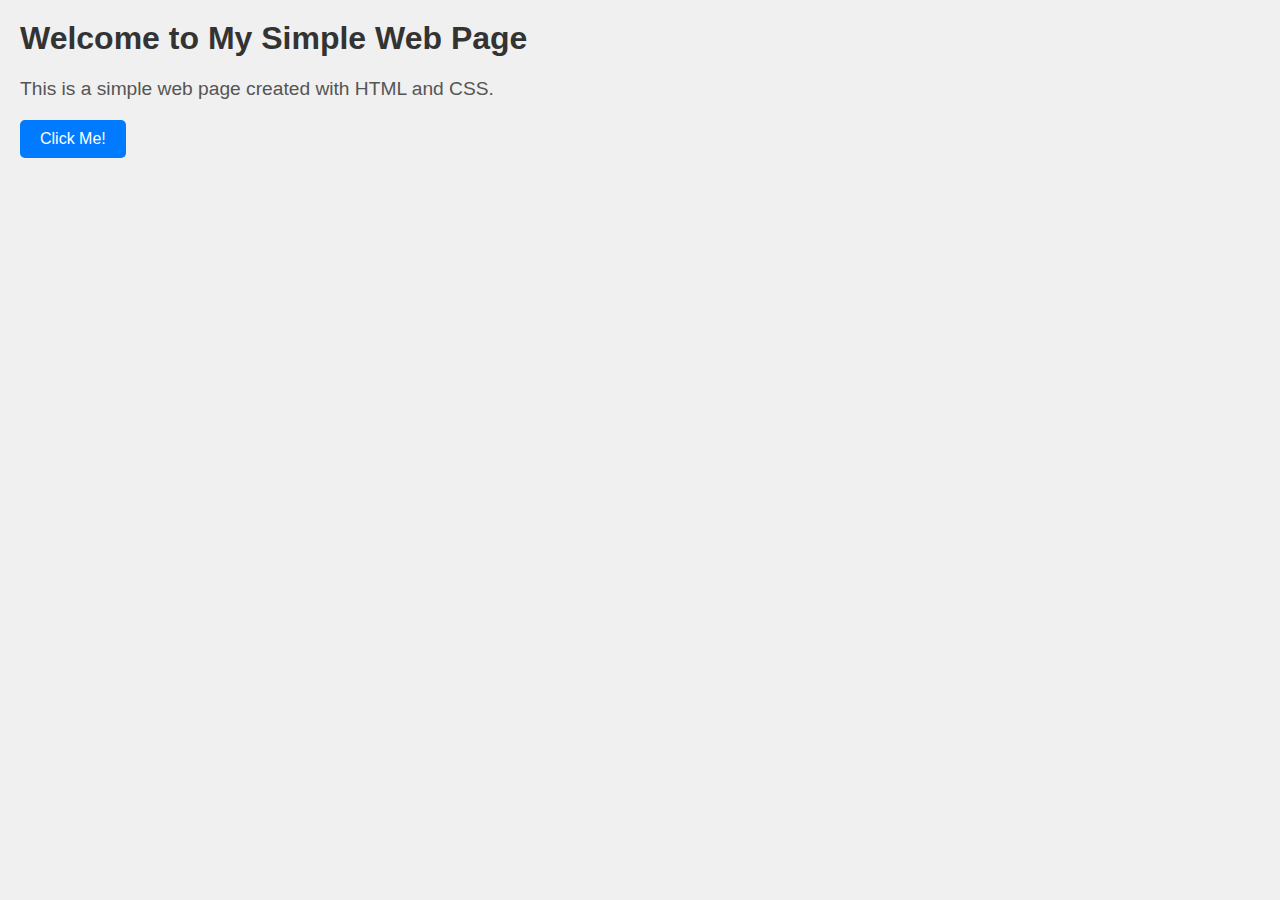
<file: 1.html>
</html>
<html lang="en">
<head>
    <meta charset="UTF-8">
    <meta name="viewport" content="width=device-width, initial-scale=1.0">
    <title>My Simple Web Page</title>
    <style>
        body {
            font-family: Arial, sans-serif;
            background-color: #f0f0f0;
            margin: 0;
            padding: 20px;
        }
        h1 {
            color: #333;
        }
        p {
            font-size: 1.2em;
            color: #555;
        }
        button {
            padding: 10px 20px;
            font-size: 16px;
            background-color: #007BFF;
            color: white;
            border: none;
            border-radius: 5px;
            cursor: pointer;
        }
        button:hover {
            background-color: #0056b3;
        }
    </style>
</head>
<body>
    <h1>Welcome to My Simple Web Page</h1>
    <p id="text">This is a simple web page created with HTML and CSS.</p>
    <button onclick="changeText()">Click Me!</button>

    <script>
        function changeText() {
            document.getElementById("text").innerText = "Thanks for clicking the button!";
        }
    </script>
</body>
</html>
</file>
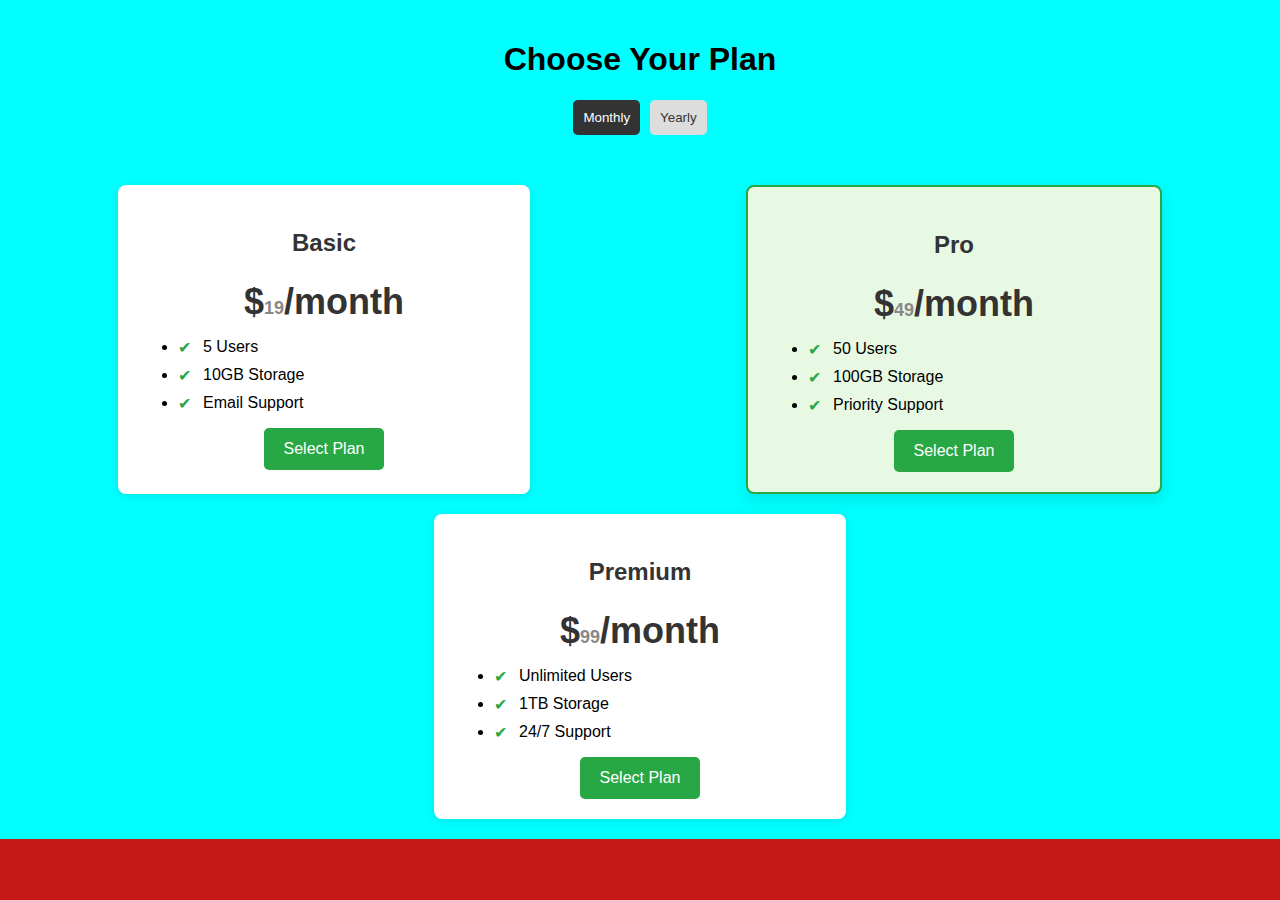
<file: day2/11.html>
<!DOCTYPE html>
<html lang="en">
<head>
  <meta charset="UTF-8">
  <meta name="viewport" content="width=device-width, initial-scale=1.0">
  <title>Interactive Pricing Table</title>
  <style>
    
    body {
      font-family: Arial, sans-serif;
      margin: 0;
      padding: 0;
      background-color: #c71818;
    }
    .container {
      display: flex;
      justify-content: center;
      padding: 20px;
      flex-wrap: wrap;
      background-color: aqua;
    }
    .pricing-header {
      text-align: center;
      margin-bottom: 30px;
    }
    .pricing-header h1 {
      font-size: 32px;
    }
    .toggle-container {
      display: flex;
      justify-content: center;
      margin-bottom: 20px;
    }
    .toggle-button {
      padding: 10px;
      background-color: #ddd;
      color: #333;
      border: none;
      cursor: pointer;
      border-radius: 5px;
      margin: 0 5px;
    }
    .toggle-button.active {
      background-color: #333;
      color: white;
    }
    .pricing-table {
      display: flex;
      justify-content: space-around;
      gap: 20px;
      flex-wrap: wrap;
      width: 100%;
    }

    .pricing-card {
      background-color: white;
      border-radius: 8px;
      box-shadow: 0 2px 10px rgba(0, 0, 0, 0.1);
      padding: 20px;
      width: 30%;
      text-align: center;
      transition: transform 0.3s ease, box-shadow 0.3s ease;
      position: relative;
      overflow: hidden;
    }

    .pricing-card:hover {
      transform: translateY(-5px);
      box-shadow: 0 6px 15px rgba(0, 0, 0, 0.2);
    }
    .pricing-card.pro {
      border: 2px solid #28a745;
      box-shadow: 0 6px 15px rgba(0, 0, 0, 0.1);
      background-color: #e8f9e3;
    }
    .pricing-card h3 {
      font-size: 24px;
      color: #333;
    }

    .pricing-card .price {
      font-size: 36px;
      font-weight: bold;
      margin: 15px 0;
      color: #333;
    }

    .pricing-card .price span {
      font-size: 18px;
      color: #888;
    }
    .features {
      text-align: left;
      margin-top: 15px;
    }
    .features li {
      margin: 10px 0;
      position: relative;
      padding-left: 25px;
    }
    .features li:before {
      content: '✔';
      color: #28a745;
      position: absolute;
      left: 0;
    }
    .features li:hover .tooltip {
      visibility: visible;
      opacity: 1;
    }
    .tooltip {
      visibility: hidden;
      opacity: 0;
      position: absolute;
      left: 120%;
      top: 0;
      background-color: #333;
      color: white;
      padding: 5px;
      border-radius: 5px;
      transition: opacity 0.3s ease;
      font-size: 14px;
      white-space: nowrap;
    }
    @media screen and (max-width: 1024px) {
      .pricing-card {
        width: 45%;
      }
    }

    @media screen and (max-width: 768px) {
      .pricing-card {
        width: 90%;
      }
      .pricing-table {
        flex-direction: column;
        align-items: center;
      }
    }
    .pricing-card button {
      background-color: #28a745;
      color: white;
      border: none;
      padding: 12px 20px;
      font-size: 16px;
      cursor: pointer;
      border-radius: 5px;
      transition: background-color 0.3s ease;
    }
    .pricing-card button:hover {
      background-color: #218838;
    }
    .pricing-card button:focus {
      outline: none;
      box-shadow: 0 0 5px #28a745;
    }
  </style>
</head>
<body>

  <div class="container">
    <div class="pricing-header">
      <h1>Choose Your Plan</h1>
      <div class="toggle-container">
        <button class="toggle-button active" id="monthly-toggle">Monthly</button>
        <button class="toggle-button" id="yearly-toggle">Yearly</button>
      </div>
    </div>

    <div class="pricing-table">
     
      <div class="pricing-card" id="basic-plan">
        <h3>Basic</h3>
        <div class="price" id="basic-price">
          $<span class="monthly-price">19</span><span class="yearly-price">190</span>/month
        </div>
        <ul class="features">
          <li>5 Users <span class="tooltip">Basic plan supports up to 5 users</span></li>
          <li>10GB Storage <span class="tooltip">10GB of cloud storage</span></li>
          <li>Email Support <span class="tooltip">Get email support</span></li>
        </ul>
        <button>Select Plan</button>
      </div>

      <div class="pricing-card pro" id="pro-plan">
        <h3>Pro</h3>
        <div class="price" id="pro-price">
          $<span class="monthly-price">49</span><span class="yearly-price">490</span>/month
        </div>
        <ul class="features">
          <li>50 Users <span class="tooltip">Pro plan supports up to 50 users</span></li>
          <li>100GB Storage <span class="tooltip">100GB of cloud storage</span></li>
          <li>Priority Support <span class="tooltip">Get priority support</span></li>
        </ul>
        <button>Select Plan</button>
      </div>

     
      <div class="pricing-card" id="premium-plan">
        <h3>Premium</h3>
        <div class="price" id="premium-price">
          $<span class="monthly-price">99</span><span class="yearly-price">990</span>/month
        </div>
        <ul class="features">
          <li>Unlimited Users <span class="tooltip">Premium plan supports unlimited users</span></li>
          <li>1TB Storage <span class="tooltip">1TB of cloud storage</span></li>
          <li>24/7 Support <span class="tooltip">Get 24/7 customer support</span></li>
        </ul>
        <button>Select Plan</button>
      </div>
    </div>
  </div>

  <script>
    const monthlyToggle = document.getElementById('monthly-toggle');
    const yearlyToggle = document.getElementById('yearly-toggle');

    const basicPrice = document.getElementById('basic-price');
    const proPrice = document.getElementById('pro-price');
    const premiumPrice = document.getElementById('premium-price');

    monthlyToggle.addEventListener('click', () => {
      monthlyToggle.classList.add('active');
      yearlyToggle.classList.remove('active');
      basicPrice.querySelector('.monthly-price').style.display = 'inline';
      basicPrice.querySelector('.yearly-price').style.display = 'none';
      proPrice.querySelector('.monthly-price').style.display = 'inline';
      proPrice.querySelector('.yearly-price').style.display = 'none';
      premiumPrice.querySelector('.monthly-price').style.display = 'inline';
      premiumPrice.querySelector('.yearly-price').style.display = 'none';
    });

    yearlyToggle.addEventListener('click', () => {
      yearlyToggle.classList.add('active');
      monthlyToggle.classList.remove('active');
      basicPrice.querySelector('.monthly-price').style.display = 'none';
      basicPrice.querySelector('.yearly-price').style.display = 'inline';
      proPrice.querySelector('.monthly-price').style.display = 'none';
      proPrice.querySelector('.yearly-price').style.display = 'inline';
      premiumPrice.querySelector('.monthly-price').style.display = 'none';
      premiumPrice.querySelector('.yearly-price').style.display = 'inline';
    });

   
    monthlyToggle.click();
  </script>

</body>
</html>
</file>
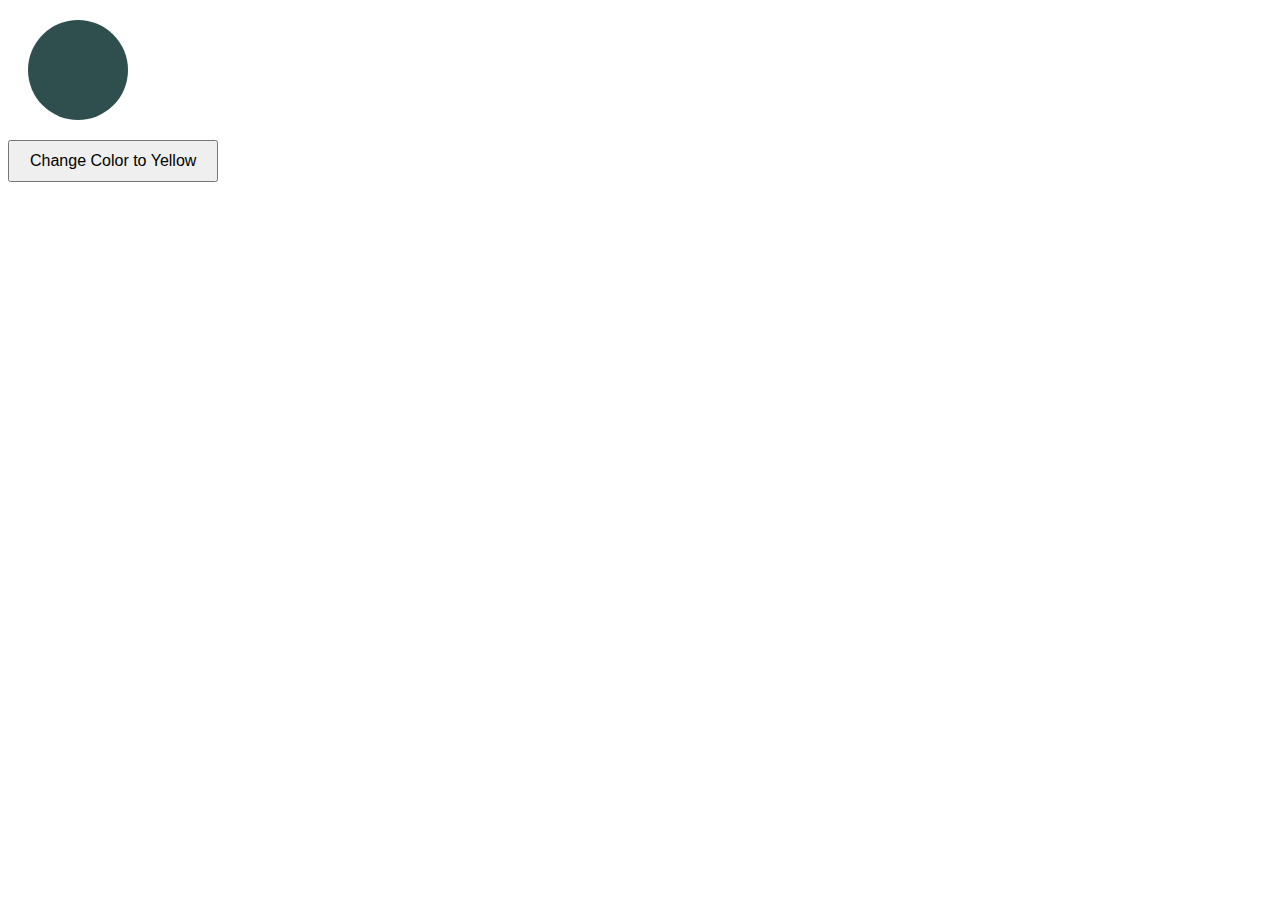
<file: day4/2.html>
<html>
<html lang="en">
<head>
    <meta charset="UTF-8">
    <meta name="viewport" content="width=device-width, initial-scale=1.0">
    <title>Change Circle Color</title>
    <style>
        #circle {
            width: 100px;
            height: 100px;
            border-radius: 50%;
            background-color: darkslategray;
            margin: 20px;
        }
        #changeColorButton {
            padding: 10px 20px;
            font-size: 16px;
            cursor: pointer;
        }
    </style>
</head>
<body>
    <div id="circle"></div>
    <button id="changeColorButton">Change Color to Yellow</button>

    <script>
        const circle = document.getElementById("circle");
        const button = document.getElementById("changeColorButton");
        button.addEventListener("click", function() {
            circle.style.backgroundColor = "yellow";  
        });
    </script>

</body>
</html>
</file>
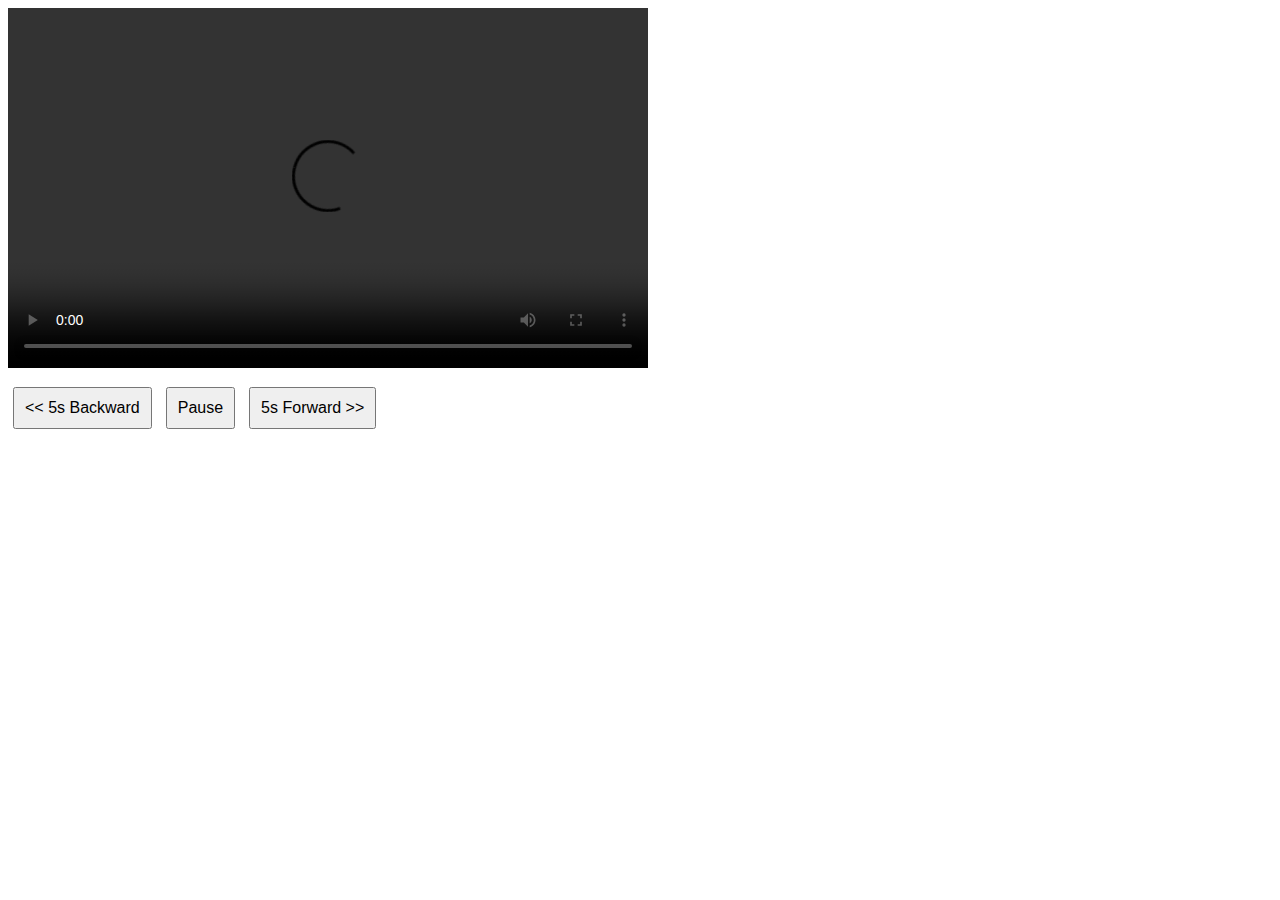
<file: day4/3.html>
<!DOCTYPE html>
<html lang="en">
<head>
    <meta charset="UTF-8">
    <meta name="viewport" content="width=device-width, initial-scale=1.0">
    <title>Video Player</title>
    <style>
        #videoPlayer {
            width: 640px;
            height: 360px;
            margin-bottom: 10px;
        }
        #controlButtons button {
            padding: 10px;
            margin: 5px;
            font-size: 16px;
            cursor: pointer;
        }
    </style>
</head>
<body>
    <video id="videoPlayer" controls>
        <source src="https://www.w3schools.com/html/movie.mp4" type="video/mp4">
        Your browser does not support the video tag.
    </video>
    <div id="controlButtons">
        <button id="backwardButton"><< 5s Backward</button>
        <button id="pauseButton">Pause</button>
        <button id="forwardButton">5s Forward >></button>
    </div>

    <script>
        const video = document.getElementById("videoPlayer");
        const pauseButton = document.getElementById("pauseButton");
        const forwardButton = document.getElementById("forwardButton");
        const backwardButton = document.getElementById("backwardButton");
        pauseButton.addEventListener("click", function() {
            if (video.paused) {
                video.play();  
                pauseButton.textContent = "Pause";
            } else {
                video.pause();  
                pauseButton.textContent = "Play"; 
            }
        });
        forwardButton.addEventListener("click", function() {
            video.currentTime += 5;
        });
        backwardButton.addEventListener("click", function() {
            video.currentTime -= 5; 
        });
    </script>

</body>
</html>
</file>
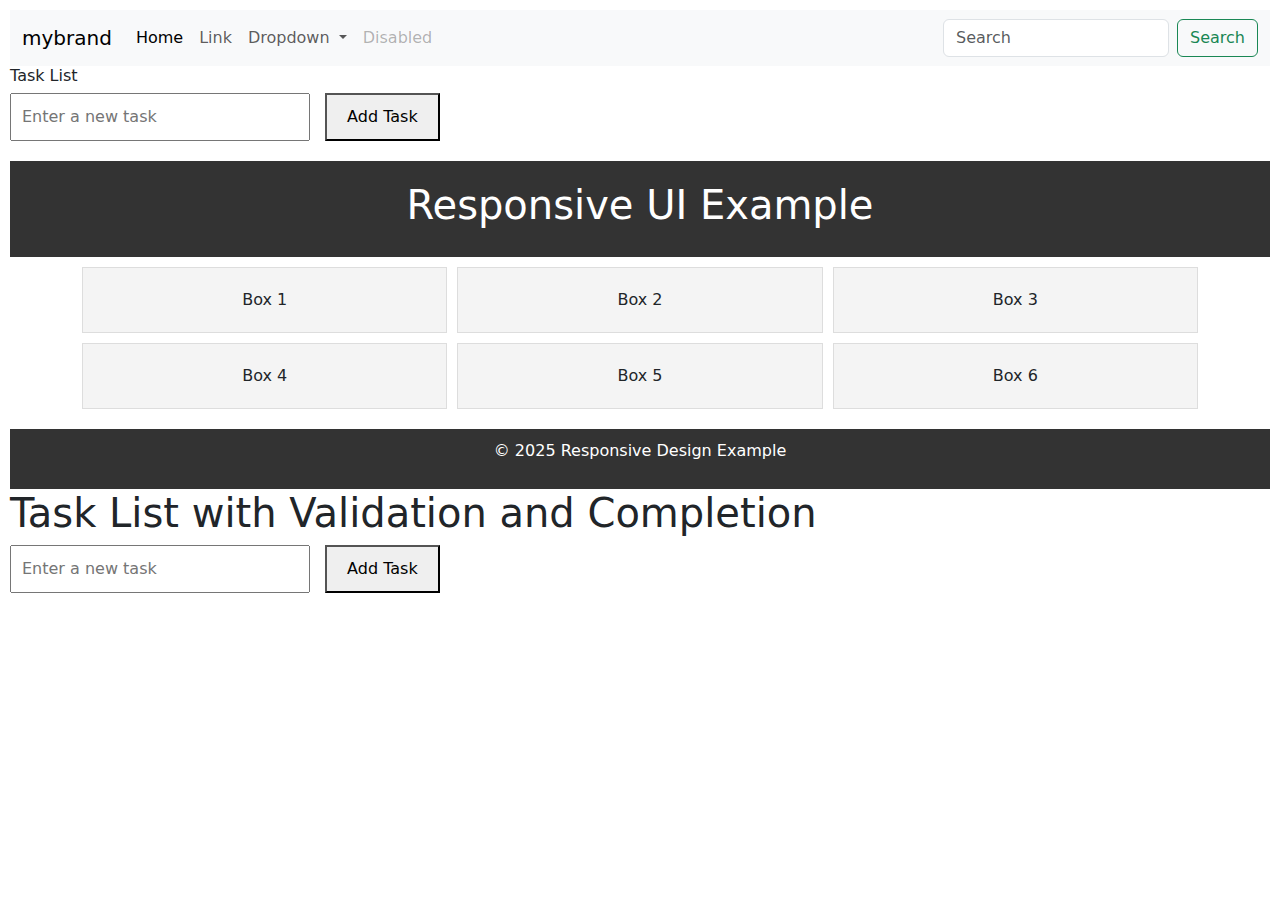
<file: day4/4.html>
<!DOCTYPE html>
<html lang="en">
<head><style>
    /* General styling */
    body {
        font-family: Arial, sans-serif;
        margin: 20px;
    }

    h1 {
        color: #333;
    }
    #taskInput {
        padding: 10px;
        width: 300px;
        margin-right: 10px;
    }

    #addTaskButton {
        padding: 10px 20px;
        cursor: pointer;
    }
    #taskList {
        margin-top: 10px;
        list-style-type: none;
        padding: 0;
    }

    .taskItem {
        padding: 10px;
        margin: 5px 0;
        background-color: #f9f9f9;
        border: 1px solid #ddd;
        display: flex;
        justify-content: space-between;
        align-items: center;
    }

    .deleteButton {
        background-color: #ff4d4d;
        color: white;
        border: none;
        padding: 5px 10px;
        cursor: pointer;
        border-radius: 4px;
    }

    .deleteButton:hover {
        background-color: #ff1a1a;
    }
    * {
            margin: 0;
            padding: 0;
            box-sizing: border-box;
        }

       
        body {
            font-family: Arial, sans-serif;
            line-height: 1.6;
            padding: 10px;
        }
        header {
            background: #333;
            color: white;
            padding: 20px;
            text-align: center;
        }
        .container {
            display: flex;
            flex-wrap: wrap;
            gap: 10px;
            margin: 10px ;
        }

        .box {
            flex: 1 1 calc(33.33% - 20px); 
            background: #f4f4f4;
            padding: 20px;
            border: 1px solid #ddd;
            text-align: center;
        }
        footer {
            background: #333;
            color: white;
            text-align: center;
            padding: 10px;
            margin-top: 20px;
        }
        @media (max-width: 768px) {
            .box {
                flex: 1 1 calc(50% - 20px);
            }
        }

        @media (max-width: 480px) {
            .box {
                flex: 1 1 100%; 
            }
        }
        body {
            font-family: Arial, sans-serif;
            margin: 20px;
        }

        h1 {
            color: #333;
        }

        #taskInput {
            padding: 10px;
            width: 300px;
            margin-right: 10px;
        }

        #addTaskButton {
            padding: 10px 20px;
            cursor: pointer;
        }

        #taskList {
            margin-top: 20px;
            list-style-type: none;
            padding: 0;
        }

        .taskItem {
            padding: 10px;
            margin: 5px 0;
            background-color: #f9f9f9;
            border: 1px solid #ddd;
            display: flex;
            justify-content: space-between;
            align-items: center;
        }

        .completed {
            text-decoration: line-through;
            color: gray;
        }

        .deleteButton {
            background-color: #ff4d4d;
            color: white;
            border: none;
            padding: 5px 10px;
            cursor: pointer;
            border-radius: 4px;
        }

        .deleteButton:hover {
            background-color: #ff1a1a;
        }

        .checkbox {
            margin-right: 10px;
        }
</style>
    <link href="https://cdn.jsdelivr.net/npm/bootstrap@5.3.3/dist/css/bootstrap.min.css" rel="stylesheet" integrity="sha384-QWTKZyjpPEjISv5WaRU9OFeRpok6YctnYmDr5pNlyT2bRjXh0JMhjY6hW+ALEwIH" crossorigin="anonymous">
    <meta charset="UTF-8">
    <meta name="viewport" content="width=device-width, initial-scale=1.0">
    <title>Document</title>
</head>
<body>
    <script src="https://cdn.jsdelivr.net/npm/bootstrap@5.3.3/dist/js/bootstrap.bundle.min.js" integrity="sha384-YvpcrYf0tY3lHB60NNkmXc5s9fDVZLESaAA55NDzOxhy9GkcIdslK1eN7N6jIeHz" crossorigin="anonymous"></script>
    <nav class="navbar navbar-expand-lg bg-body-tertiary">
        <div class="container-fluid">
          <a class="navbar-brand" href="#">mybrand</a>
          <button class="navbar-toggler" type="button" data-bs-toggle="collapse" data-bs-target="#navbarSupportedContent" aria-controls="navbarSupportedContent" aria-expanded="false" aria-label="Toggle navigation">
            <span class="navbar-toggler-icon"></span>
          </button>
          <div class="collapse navbar-collapse" id="navbarSupportedContent">
            <ul class="navbar-nav me-auto mb-2 mb-lg-0">
              <li class="nav-item">
                <a class="nav-link active" aria-current="page" href="#">Home</a>
              </li>
              <li class="nav-item">
                <a class="nav-link" href="#">Link</a>
              </li>
              <li class="nav-item dropdown">
                <a class="nav-link dropdown-toggle" href="#" role="button" data-bs-toggle="dropdown" aria-expanded="false">
                  Dropdown
                </a>
                <ul class="dropdown-menu">
                  <li><a class="dropdown-item" href="#">Action</a></li>
                  <li><a class="dropdown-item" href="#">Another action</a></li>
                  <li><hr class="dropdown-divider"></li>
                  <li><a class="dropdown-item" href="#">Something else here</a></li>
                </ul>
              </li>
              <li class="nav-item">
                <a class="nav-link disabled" aria-disabled="true">Disabled</a>
              </li>
            </ul>
            <form class="d-flex" role="search">
              <input class="form-control me-2" type="search" placeholder="Search" aria-label="Search">
              <button class="btn btn-outline-success" type="submit">Search</button>
            </form>
          </div>
        </div>
      </nav>
      <h6>Task List</h6>
    <input type="text" id="taskInput" placeholder="Enter a new task">
    <button id="addTaskButton">Add Task</button>
    <ul id="taskList"></ul>

    <script>
        const taskInput = document.getElementById('taskInput');
        const addTaskButton = document.getElementById('addTaskButton');
        const taskList = document.getElementById('taskList');
        addTaskButton.addEventListener('click', function() {
            const taskText = taskInput.value.trim(); 

            if (taskText === '') {
                alert('Please enter a task.');
                return;
            }
            const taskItem = document.createElement('li');
            taskItem.className = 'taskItem';
            taskItem.textContent = taskText;
            const deleteButton = document.createElement('button');
            deleteButton.className = 'deleteButton';
            deleteButton.textContent = 'Delete';
            deleteButton.addEventListener('click', function() {
                taskList.removeChild(taskItem); 
            });
            taskItem.appendChild(deleteButton);
            taskList.appendChild(taskItem);
            taskInput.value = '';
        });
    </script>
      <header>
        <h1>Responsive UI Example</h1>
    </header>

    <div class="container">
        <div class="box">Box 1</div>
        <div class="box">Box 2</div>
        <div class="box">Box 3</div>
        <div class="box">Box 4</div>
        <div class="box">Box 5</div>
        <div class="box">Box 6</div>
    </div>

    <footer>
        <p>&copy; 2025 Responsive Design Example</p>
    </footer>
    <h1>Task List with Validation and Completion</h1>

    <input type="text" id="taskInput" placeholder="Enter a new task">
    <button id="addTaskButton">Add Task</button>

    <ul id="taskList"></ul>

    <script>
        const taskInput = document.getElementById('taskInput');
        const addTaskButton = document.getElementById('addTaskButton');
        const taskList = document.getElementById('taskList');
        addTaskButton.addEventListener('click', function() {
            const taskText = taskInput.value.trim(); 

            if (taskText === '') {
                alert('Please enter a valid task.'); 
                return;
            }
            const taskItem = document.createElement('li');
            taskItem.className = 'taskItem';
            const checkbox = document.createElement('input');
            checkbox.type = 'checkbox';
            checkbox.className = 'checkbox';
            checkbox.addEventListener('change', function() {
                if (checkbox.checked) {
                    taskItem.classList.add('completed');
                } else {
                    taskItem.classList.remove('completed');
                }
            });
            const deleteButton = document.createElement('button');
            deleteButton.className = 'deleteButton';
            deleteButton.textContent = 'Delete';
            deleteButton.addEventListener('click', function() {
                taskList.removeChild(taskItem);
            });
            taskItem.appendChild(checkbox);
            taskItem.appendChild(document.createTextNode(taskText));
            taskItem.appendChild(deleteButton);
            taskList.appendChild(taskItem);
            taskInput.value = '';
        });
    </script>
</body>
</html>
</file>
